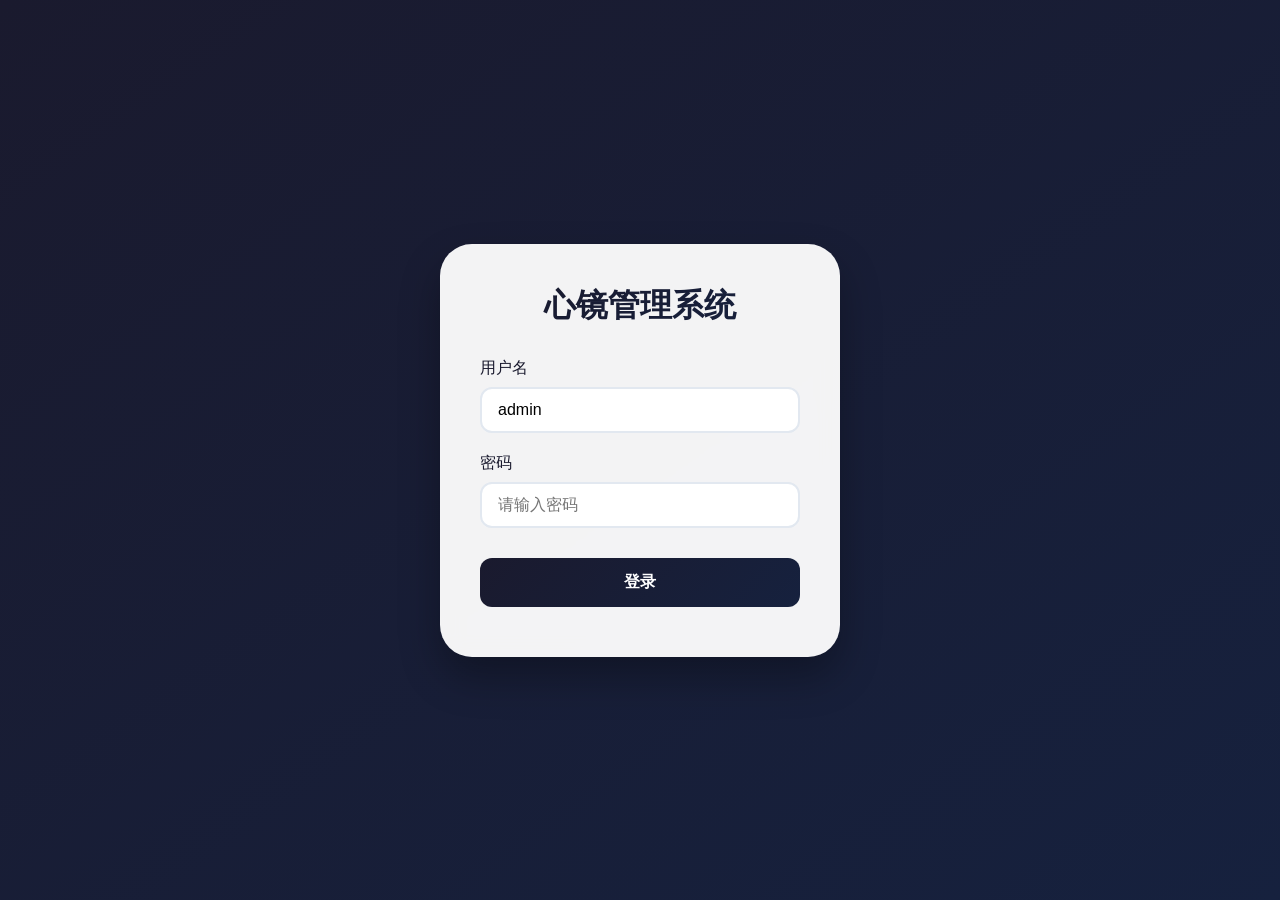
<file: heart_mirror/templates/admin_login.html>
<!DOCTYPE html>
<html lang="zh-CN">
<head>
    <meta charset="UTF-8">
    <meta name="viewport" content="width=device-width, initial-scale=1.0">
    <title>管理员登录</title>
    <style>
        * {
            margin: 0;
            padding: 0;
            box-sizing: border-box;
        }

        body {
            font-family: 'Segoe UI', 'Roboto', 'Noto Sans', system-ui, -apple-system, sans-serif;
            background: linear-gradient(145deg, #1a1a2e, #16213e);
            min-height: 100vh;
            display: flex;
            align-items: center;
            justify-content: center;
            padding: 20px;
        }

        .login-container {
            background: rgba(255, 255, 255, 0.95);
            backdrop-filter: blur(10px);
            border-radius: 32px;
            padding: 40px;
            box-shadow: 0 20px 40px rgba(0, 0, 0, 0.3);
            max-width: 400px;
            width: 100%;
            text-align: center;
        }

        h1 {
            font-size: 2rem;
            font-weight: 700;
            color: #1a1a2e;
            margin-bottom: 30px;
            background: linear-gradient(135deg, #1a1a2e, #16213e);
            background-clip: text;
            -webkit-background-clip: text;
            color: transparent;
        }

        .input-group {
            margin-bottom: 20px;
            text-align: left;
        }

        label {
            display: block;
            font-weight: 500;
            color: #1a1a2e;
            margin-bottom: 8px;
        }

        input {
            width: 100%;
            padding: 12px 16px;
            border: 2px solid #e2e8f0;
            border-radius: 12px;
            font-size: 1rem;
            transition: all 0.2s ease;
        }

        input:focus {
            outline: none;
            border-color: #3b82f6;
            box-shadow: 0 0 0 3px rgba(59, 130, 246, 0.1);
        }

        .login-btn {
            width: 100%;
            background: linear-gradient(135deg, #1a1a2e, #16213e);
            color: white;
            border: none;
            padding: 14px;
            border-radius: 12px;
            font-size: 1rem;
            font-weight: 600;
            cursor: pointer;
            transition: all 0.2s ease;
            margin-top: 10px;
        }

        .login-btn:hover {
            transform: translateY(-2px);
            box-shadow: 0 10px 20px rgba(26, 26, 46, 0.3);
        }

        .error-message {
            color: #ef4444;
            margin-top: 10px;
            font-size: 0.9rem;
        }
    </style>
</head>
<body>
    <div class="login-container">
        <h1>心镜管理系统</h1>
        <form id="loginForm">
            <div class="input-group">
                <label for="username">用户名</label>
                <input type="text" id="username" name="username" value="admin" placeholder="请输入用户名" required>
            </div>
            <div class="input-group">
                <label for="password">密码</label>
                <input type="password" id="password" name="password" placeholder="请输入密码" required>
            </div>
            <button type="submit" class="login-btn">登录</button>
            <div class="error-message" id="errorMessage"></div>
        </form>
    </div>

    <script>
        document.getElementById('loginForm').addEventListener('submit', function(e) {
            e.preventDefault();
            const username = document.getElementById('username').value;
            const password = document.getElementById('password').value;
            const errorMessage = document.getElementById('errorMessage');
            
            // 显示加载状态
            const loginBtn = document.querySelector('.login-btn');
            const originalText = loginBtn.textContent;
            loginBtn.textContent = '登录中...';
            loginBtn.disabled = true;
            
            // 发送登录请求
            fetch('/api/admin/login', {
                method: 'POST',
                headers: {
                    'Content-Type': 'application/json'
                },
                body: JSON.stringify({ username, password })
            })
            .then(response => {
                if (!response.ok) {
                    throw new Error('登录失败');
                }
                return response.json();
            })
            .then(data => {
                // 存储令牌到本地存储
                localStorage.setItem('admin_token', data.access_token);
                localStorage.setItem('token_type', data.token_type);
                
                // 重定向到管理员页面
                window.location.href = '/admin';
            })
            .catch(error => {
                errorMessage.textContent = '用户名或密码错误';
                loginBtn.textContent = originalText;
                loginBtn.disabled = false;
            });
        });
    </script>
</body>
</html>
</file>
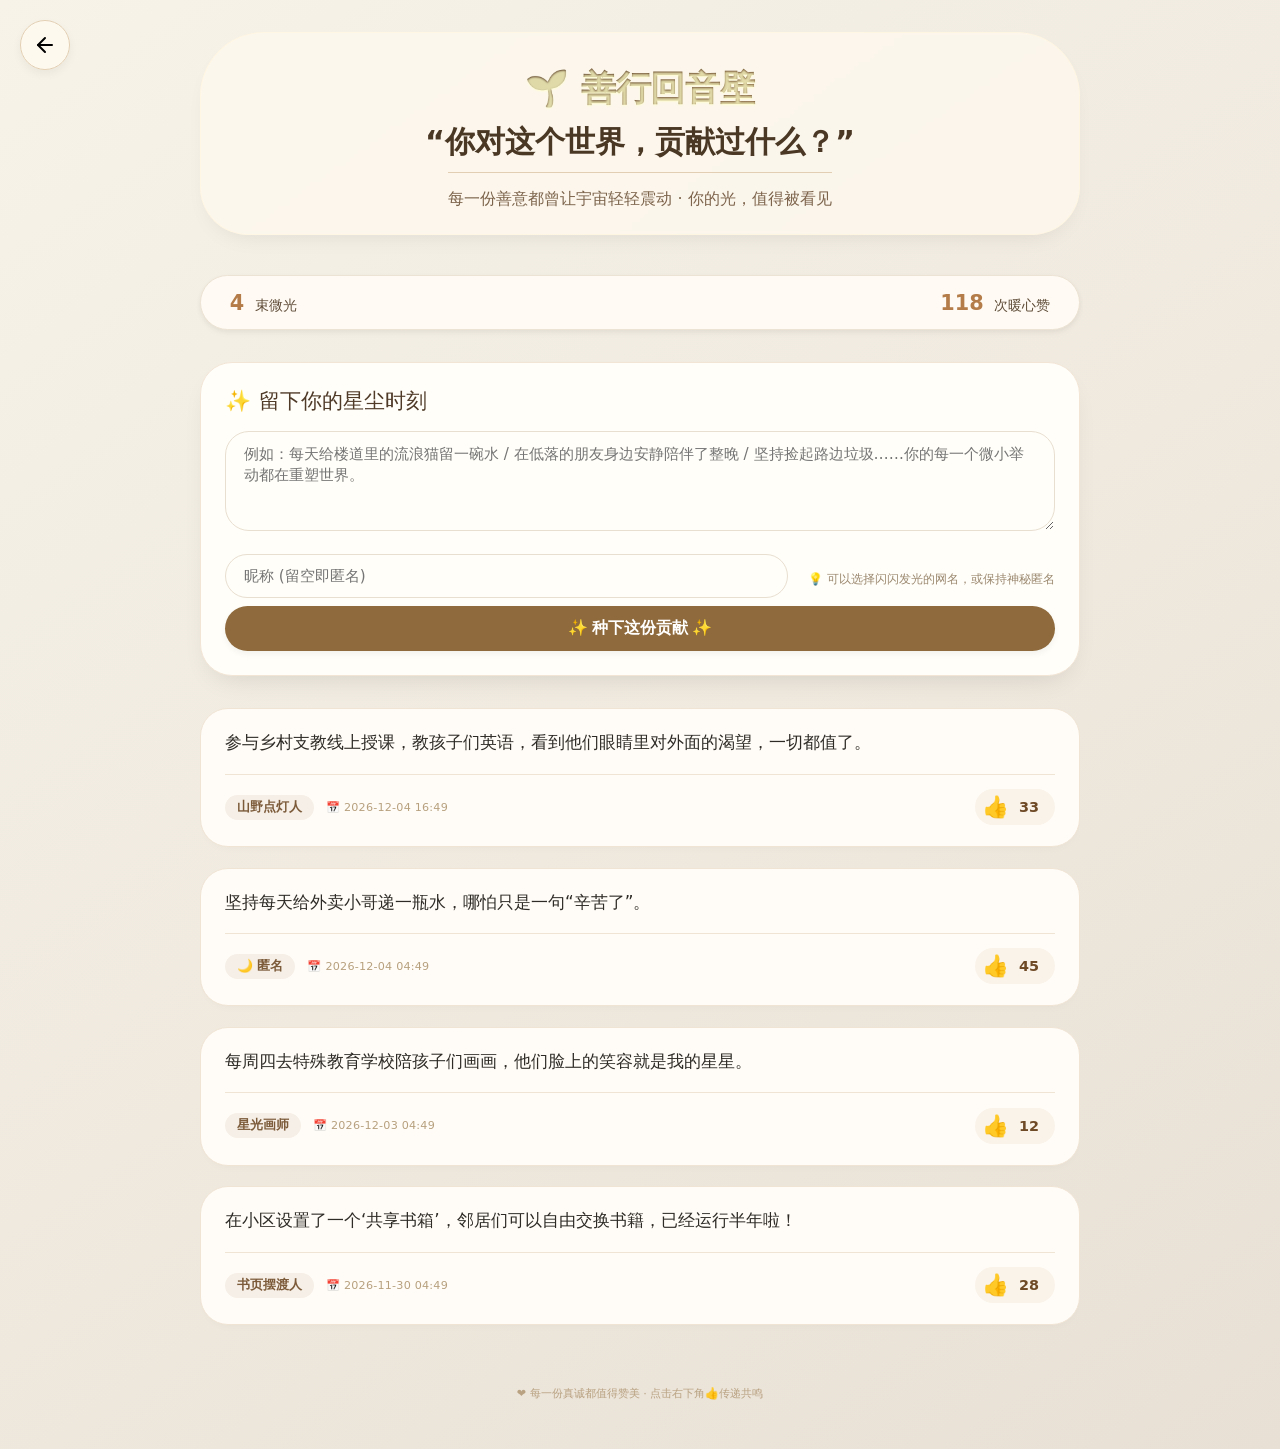
<file: heart_mirror/templates/messages.html>
<!DOCTYPE html>
<html lang="zh-CN">
<head>
    <meta charset="UTF-8">
    <meta name="viewport" content="width=device-width, initial-scale=1.0, user-scalable=yes">
    <title>光之印记 · 世界贡献留言板</title>
    <style>
        * {
            margin: 0;
            padding: 0;
            box-sizing: border-box;
        }

        body {
            background: linear-gradient(145deg, #f7f3e9 0%, #e8e0d5 100%);
            font-family: system-ui, -apple-system, 'Segoe UI', 'Roboto', 'Helvetica Neue', sans-serif;
            padding: 2rem 1.5rem;
            color: #2c2b28;
        }

        /* 主容器 */
        .container {
            max-width: 880px;
            margin: 0 auto;
        }

        /* 头部灵魂区域 */
        .hero {
            text-align: center;
            margin-bottom: 2.5rem;
            padding: 2rem 1rem 1.5rem;
            background: rgba(255, 250, 240, 0.7);
            backdrop-filter: blur(2px);
            border-radius: 64px 64px 48px 48px;
            box-shadow: 0 10px 25px -12px rgba(0,0,0,0.1);
            border: 1px solid rgba(255,245,225,0.9);
        }

        .hero h1 {
            font-size: 2.2rem;
            font-weight: 600;
            letter-spacing: -0.3px;
            background: linear-gradient(135deg, #3b2a1f, #9b6e3e);
            background-clip: text;
            -webkit-background-clip: text;
            color: transparent;
            margin-bottom: 0.75rem;
            text-shadow: 0 1px 2px rgba(255,255,200,0.8);
        }

        .hero .soul-question {
            font-size: 1.9rem;
            font-weight: 700;
            color: #4a3724;
            margin: 0.5rem 0 0.75rem;
            line-height: 1.2;
            word-break: keep-all;
        }

        .hero .sub {
            font-size: 1rem;
            color: #7c634b;
            max-width: 550px;
            margin: 0 auto;
            border-top: 1px solid #e2cfb3;
            padding-top: 1rem;
            display: inline-block;
        }

        /* 统计卡片 */
        .stats-bar {
            display: flex;
            justify-content: space-between;
            background: #fffbf4;
            padding: 0.9rem 1.8rem;
            border-radius: 60px;
            margin-bottom: 2rem;
            box-shadow: 0 4px 10px rgba(0,0,0,0.02), 0 2px 5px rgba(0,0,0,0.05);
            border: 1px solid #ede3d4;
        }

        .stat-item {
            font-weight: 500;
            font-size: 0.9rem;
            color: #5f4c38;
        }

        .stat-item span {
            font-weight: 700;
            font-size: 1.3rem;
            color: #b47c48;
            margin-right: 6px;
        }

        /* 留言板表单 */
        .post-card {
            background: #ffffffdd;
            backdrop-filter: blur(8px);
            background: #fffef9;
            border-radius: 32px;
            padding: 1.5rem;
            margin-bottom: 2rem;
            box-shadow: 0 12px 28px -12px rgba(0, 0, 0, 0.12);
            border: 1px solid #f2e5d6;
            transition: all 0.2s ease;
        }

        .post-card h3 {
            font-size: 1.3rem;
            font-weight: 500;
            margin-bottom: 1rem;
            color: #4f3a28;
            display: flex;
            align-items: center;
            gap: 8px;
        }

        .post-card h3:before {
            content: "✨";
            font-size: 1.3rem;
        }

        .input-group {
            margin-bottom: 1.2rem;
        }

        textarea, input[type="text"] {
            width: 100%;
            padding: 12px 18px;
            font-size: 0.95rem;
            font-family: inherit;
            border: 1.5px solid #e9dfd1;
            border-radius: 24px;
            background: #fffef8;
            transition: 0.2s;
            resize: vertical;
        }

        textarea:focus, input:focus {
            outline: none;
            border-color: #c2a071;
            box-shadow: 0 0 0 3px rgba(194, 160, 113, 0.2);
        }

        textarea {
            min-height: 100px;
        }

        .name-row {
            display: flex;
            flex-wrap: wrap;
            gap: 12px;
            align-items: center;
            justify-content: space-between;
        }

        .name-row input {
            flex: 2;
            min-width: 160px;
        }

        .hint-text {
            font-size: 0.75rem;
            color: #9b886f;
            margin-top: 6px;
            margin-left: 8px;
        }

        .submit-btn {
            background: #8f6a3c;
            color: white;
            border: none;
            padding: 12px 24px;
            border-radius: 40px;
            font-weight: 600;
            font-size: 1rem;
            cursor: pointer;
            transition: 0.2s;
            width: 100%;
            margin-top: 8px;
            box-shadow: 0 3px 6px rgba(0,0,0,0.05);
        }

        .submit-btn:hover {
            background: #73552e;
            transform: translateY(-2px);
            box-shadow: 0 8px 18px rgba(100, 60, 20, 0.15);
        }

        /* 留言列表 */
        .messages-container {
            display: flex;
            flex-direction: column;
            gap: 1.3rem;
            margin-top: 0.5rem;
        }

        .message-card {
            background: #fffcf7;
            border-radius: 28px;
            padding: 1.3rem 1.5rem;
            transition: all 0.2s;
            border: 1px solid #f0e4d4;
            box-shadow: 0 6px 12px -8px rgba(0, 0, 0, 0.05);
        }

        .message-content {
            font-size: 1.05rem;
            line-height: 1.45;
            color: #2e2b26;
            margin-bottom: 1.2rem;
            word-break: break-word;
            white-space: pre-wrap;
            font-weight: 470;
            padding-right: 0.5rem;
        }

        .message-footer {
            display: flex;
            justify-content: space-between;
            align-items: center;
            flex-wrap: wrap;
            gap: 12px;
            border-top: 1px solid #f0e4d4;
            padding-top: 0.9rem;
            margin-top: 0.2rem;
        }

        .author-info {
            display: flex;
            gap: 12px;
            align-items: baseline;
            flex-wrap: wrap;
            font-size: 0.8rem;
            color: #9a7b5c;
        }

        .author-name {
            font-weight: 600;
            background: #f6efe7;
            padding: 4px 12px;
            border-radius: 40px;
            color: #7c5b3a;
        }

        .message-time {
            font-size: 0.7rem;
            color: #b7a07e;
            letter-spacing: 0.2px;
        }

        /* 右下角点赞区 */
        .like-area {
            display: flex;
            align-items: center;
            gap: 6px;
            background: #faf3ea;
            padding: 6px 12px 6px 8px;
            border-radius: 40px;
            transition: 0.1s;
            cursor: pointer;
            user-select: none;
        }

        .like-area:hover {
            background: #f0e2d2;
            transform: scale(0.97);
        }

        .like-btn {
            background: none;
            border: none;
            font-size: 1.3rem;
            cursor: pointer;
            display: flex;
            align-items: center;
            gap: 5px;
            font-weight: 500;
            color: #b77b3a;
            transition: 0.1s;
        }

        .like-count {
            font-size: 0.9rem;
            font-weight: 600;
            color: #6f4a26;
            min-width: 28px;
            text-align: center;
        }

        /* 空状态 */
        .empty-message {
            background: #fdf7ef;
            border-radius: 48px;
            text-align: center;
            padding: 2.5rem 1.5rem;
            color: #b2956e;
            font-style: italic;
            border: 1px dashed #e7cfb4;
        }

        footer {
            margin-top: 2.8rem;
            text-align: center;
            font-size: 0.7rem;
            color: #b9a282;
            padding: 1rem;
        }

        /* 返回按钮 */
        .back-btn {
            position: fixed;
            top: 20px;
            left: 20px;
            background: rgba(255, 250, 240, 0.8);
            border: 1px solid #e2cfb3;
            border-radius: 50%;
            width: 50px;
            height: 50px;
            display: flex;
            align-items: center;
            justify-content: center;
            cursor: pointer;
            transition: all 0.2s;
            box-shadow: 0 4px 10px rgba(0,0,0,0.05);
            z-index: 1000;
        }

        .back-btn:hover {
            background: rgba(255, 250, 240, 1);
            transform: scale(1.05);
            box-shadow: 0 6px 15px rgba(0,0,0,0.1);
        }

        @media (max-width: 580px) {
            body {
                padding: 1rem;
            }
            .hero h1 {
                font-size: 1.6rem;
            }
            .hero .soul-question {
                font-size: 1.4rem;
            }
            .message-footer {
                flex-direction: column;
                align-items: flex-start;
            }
            .like-area {
                align-self: flex-end;
            }
        }
    </style>
</head>
<body>

<!-- 返回按钮 -->
<button class="back-btn" onclick="window.location.href='/'">
    <svg xmlns="http://www.w3.org/2000/svg" width="24" height="24" viewBox="0 0 24 24" fill="none" stroke="currentColor" stroke-width="2" stroke-linecap="round" stroke-linejoin="round">
        <path d="M19 12H5"/>
        <path d="M12 19l-7-7 7-7"/>
    </svg>
</button>

<div class="container">
    <!-- 直击灵魂的主题区域 -->
    <div class="hero">
        <h1>🌱 善行回音壁</h1>
        <div class="soul-question">“你对这个世界，贡献过什么？”</div>
        <div class="sub">每一份善意都曾让宇宙轻轻震动 · 你的光，值得被看见</div>
    </div>

    <!-- 统计栏 动态更新 -->
    <div class="stats-bar">
        <div class="stat-item"><span id="totalMsgs">0</span> 束微光</div>
        <div class="stat-item"><span id="totalLikes">0</span> 次暖心赞</div>
    </div>

    <!-- 发表留言板块 -->
    <div class="post-card">
        <h3>留下你的星尘时刻</h3>
        <div class="input-group">
            <textarea id="messageInput" placeholder="例如：每天给楼道里的流浪猫留一碗水 / 在低落的朋友身边安静陪伴了整晚 / 坚持捡起路边垃圾……你的每一个微小举动都在重塑世界。"></textarea>
        </div>
        <div class="name-row">
            <input type="text" id="nicknameInput" placeholder="昵称 (留空即匿名)">
            <div class="hint-text">💡 可以选择闪闪发光的网名，或保持神秘匿名</div>
        </div>
        <button class="submit-btn" id="submitBtn">✨ 种下这份贡献 ✨</button>
    </div>

    <!-- 留言列表展示 -->
    <div id="messagesList" class="messages-container">
        <!-- 动态渲染留言 -->
    </div>
    <footer>❤️ 每一份真诚都值得赞美 · 点击右下角👍传递共鸣</footer>
</div>

<script>
    // ---------- 数据模型 ----------
    // 留言结构：id, content, nickname(若空代表匿名), likes, timestamp(ISO)
    let messages = [];

    // localStorage 键名
    const STORAGE_KEY = "world_contribution_board";

    // 辅助函数：转义HTML防XSS
    function escapeHtml(str) {
        if (!str) return '';
        return str.replace(/[&<>]/g, function(m) {
            if (m === '&') return '&amp;';
            if (m === '<') return '&lt;';
            if (m === '>') return '&gt;';
            return m;
        }).replace(/[\uD800-\uDBFF][\uDC00-\uDFFF]/g, function(c) {
            return c;
        });
    }

    // 格式化时间 (YYYY-MM-DD HH:MM)
    function formatTime(isoString) {
        const date = new Date(isoString);
        const year = date.getFullYear();
        const month = String(date.getMonth() + 1).padStart(2, '0');
        const day = String(date.getDate()).padStart(2, '0');
        const hours = String(date.getHours()).padStart(2, '0');
        const minutes = String(date.getMinutes()).padStart(2, '0');
        return `${year}-${month}-${day} ${hours}:${minutes}`;
    }

    // 保存至localStorage
    function saveToLocal() {
        localStorage.setItem(STORAGE_KEY, JSON.stringify(messages));
    }

    // 加载初始示例数据 (仅当无数据时)
    function loadSampleMessages() {
        const now = new Date();
        const sample = [
            {
                id: Date.now() + 101,
                content: "每周四去特殊教育学校陪孩子们画画，他们脸上的笑容就是我的星星。",
                nickname: "星光画师",
                likes: 12,
                timestamp: new Date(now.getTime() - 2 * 24 * 3600000).toISOString()
            },
            {
                id: Date.now() + 102,
                content: "在小区设置了一个‘共享书箱’，邻居们可以自由交换书籍，已经运行半年啦！",
                nickname: "书页摆渡人",
                likes: 28,
                timestamp: new Date(now.getTime() - 5 * 24 * 3600000).toISOString()
            },
            {
                id: Date.now() + 103,
                content: "坚持每天给外卖小哥递一瓶水，哪怕只是一句“辛苦了”。",
                nickname: null,  // 匿名
                likes: 45,
                timestamp: new Date(now.getTime() - 1 * 24 * 3600000).toISOString()
            },
            {
                id: Date.now() + 104,
                content: "参与乡村支教线上授课，教孩子们英语，看到他们眼睛里对外面的渴望，一切都值了。",
                nickname: "山野点灯人",
                likes: 33,
                timestamp: new Date(now.getTime() - 12 * 3600000).toISOString()
            }
        ];
        return sample;
    }

    // 加载数据
    function loadMessages() {
        const stored = localStorage.getItem(STORAGE_KEY);
        if (stored) {
            try {
                const parsed = JSON.parse(stored);
                if (Array.isArray(parsed) && parsed.length) {
                    messages = parsed;
                    return;
                } else {
                    // 空数组 也重新填充示例让版面温暖
                    messages = loadSampleMessages();
                    saveToLocal();
                }
            } catch(e) {
                messages = loadSampleMessages();
                saveToLocal();
            }
        } else {
            messages = loadSampleMessages();
            saveToLocal();
        }
    }

    // 更新统计 (留言总数，总点赞数)
    function updateStats() {
        const totalMsgsSpan = document.getElementById("totalMsgs");
        const totalLikesSpan = document.getElementById("totalLikes");
        if (totalMsgsSpan) totalMsgsSpan.innerText = messages.length;
        if (totalLikesSpan) {
            const sumLikes = messages.reduce((acc, msg) => acc + (msg.likes || 0), 0);
            totalLikesSpan.innerText = sumLikes;
        }
    }

    // 核心渲染: 展示所有留言 (最新留言在上方)
    function renderMessages() {
        const container = document.getElementById("messagesList");
        if (!container) return;

        if (!messages.length) {
            container.innerHTML = `<div class="empty-message">✨ 还没有人留下痕迹，不如做第一个点亮世界的人 ✨</div>`;
            updateStats();
            return;
        }

        // 按照时间倒序（最新在前）
        const sorted = [...messages].sort((a, b) => new Date(b.timestamp) - new Date(a.timestamp));

        let html = '';
        for (let msg of sorted) {
            const id = msg.id;
            const content = escapeHtml(msg.content);
            // 昵称处理: 如果有nickname且不为空字符串则显示，否则显示“匿名”
            let displayName = '';
            if (msg.nickname && msg.nickname.trim() !== '') {
                displayName = escapeHtml(msg.nickname.trim());
            } else {
                displayName = '🌙 匿名';
            }
            const timeStr = formatTime(msg.timestamp);
            const likes = msg.likes || 0;

            // 卡片结构: 右下角点赞区在message-footer内右侧
            html += `
                <div class="message-card" data-msg-id="${id}">
                    <div class="message-content">${content}</div>
                    <div class="message-footer">
                        <div class="author-info">
                            <span class="author-name">${displayName}</span>
                            <span class="message-time">📅 ${timeStr}</span>
                        </div>
                        <div class="like-area" data-like-id="${id}">
                            <button class="like-btn" data-id="${id}" aria-label="点赞">👍</button>
                            <span class="like-count" data-likecount="${id}">${likes}</span>
                        </div>
                    </div>
                </div>
            `;
        }
        container.innerHTML = html;
        updateStats();
    }

    // 添加新留言
    function addNewMessage(content, nicknameRaw) {
        if (!content || content.trim() === '') {
            alert("💫 请分享你的贡献，哪怕再小的光也值得记录～");
            return false;
        }
        const trimmedContent = content.trim();
        if (trimmedContent.length > 800) {
            alert("你的善意很温暖，但可以简洁一些（不超过800字）❤️");
            return false;
        }

        let finalNickname = null;
        if (nicknameRaw && nicknameRaw.trim() !== '') {
            finalNickname = nicknameRaw.trim().substring(0, 30); // 限制长度
        } else {
            finalNickname = null;   // 匿名
        }

        const newMsg = {
            id: Date.now() + Math.floor(Math.random() * 10000),
            content: trimmedContent,
            nickname: finalNickname,
            likes: 0,
            timestamp: new Date().toISOString()
        };
        messages.unshift(newMsg);  // 最新插入到数组头部，方便渲染时最新在最上
        saveToLocal();
        renderMessages();
        return true;
    }

    // 点赞功能 (通过id增加赞数)
    function likeMessage(messageId) {
        // 检查用户是否已经点赞过
        const likedMessages = JSON.parse(localStorage.getItem('liked_messages') || '[]');
        if (likedMessages.includes(messageId)) {
            alert('你已经点赞过这条留言了');
            return;
        }
        
        const targetIndex = messages.findIndex(msg => msg.id == messageId);
        if (targetIndex !== -1) {
            // 增加点赞数
            messages[targetIndex].likes = (messages[targetIndex].likes || 0) + 1;
            
            // 记录用户已点赞
            likedMessages.push(messageId);
            localStorage.setItem('liked_messages', JSON.stringify(likedMessages));
            
            saveToLocal();
            renderMessages();   // 刷新界面, 右下角点赞数会更新
            // 轻反馈 (可选微震动效果)
            const likeSpan = document.querySelector(`.like-count[data-likecount="${messageId}"]`);
            if (likeSpan) {
                likeSpan.style.transform = "scale(1.2)";
                setTimeout(() => { if(likeSpan) likeSpan.style.transform = ""; }, 150);
            }
        } else {
            console.warn("留言不存在");
        }
    }

    // 事件委托 (处理点赞 + 确保动态加载元素有效)
    function bindGlobalEvents() {
        const container = document.getElementById("messagesList");
        if (!container) return;

        // 利用事件委托监听点赞区域 (防止重复绑定，使用容器级监听)
        container.addEventListener('click', (e) => {
            // 获取实际的点赞按钮或者.like-area区域
            let targetBtn = e.target.closest('.like-btn');
            if (targetBtn && targetBtn.dataset.id) {
                e.preventDefault();
                const msgId = targetBtn.dataset.id;
                if (msgId) {
                    likeMessage(parseInt(msgId));
                }
                return;
            }
            // 如果直接点击了like-area区域但没有点到按钮, 也可以触发 (提升易用性)
            const likeArea = e.target.closest('.like-area');
            if (likeArea && likeArea.dataset.likeId) {
                const msgId = likeArea.dataset.likeId;
                if (msgId) {
                    likeMessage(parseInt(msgId));
                }
                return;
            }
        });
    }

    // 提交表单逻辑
    function initSubmit() {
        const submitBtn = document.getElementById("submitBtn");
        const messageInput = document.getElementById("messageInput");
        const nicknameInput = document.getElementById("nicknameInput");

        if (!submitBtn) return;

        submitBtn.addEventListener('click', () => {
            const content = messageInput.value;
            const nickname = nicknameInput.value;
            const success = addNewMessage(content, nickname);
            if (success) {
                // 清空表单
                messageInput.value = '';
                nicknameInput.value = '';
                // 轻提示风格（无侵入）
                const tempTip = document.createElement('div');
                tempTip.innerText = '✨ 感谢你的光芒，世界因你更温暖 ✨';
                tempTip.style.position = 'fixed';
                tempTip.style.bottom = '20px';
                tempTip.style.left = '50%';
                tempTip.style.transform = 'translateX(-50%)';
                tempTip.style.backgroundColor = '#4f3a28';
                tempTip.style.color = '#fff3e6';
                tempTip.style.padding = '8px 24px';
                tempTip.style.borderRadius = '60px';
                tempTip.style.fontSize = '0.85rem';
                tempTip.style.zIndex = '999';
                tempTip.style.boxShadow = '0 4px 12px rgba(0,0,0,0.2)';
                document.body.appendChild(tempTip);
                setTimeout(() => { tempTip.remove(); }, 2000);
            }
        });
    }

    // 可选：额外允许回车快捷提交，但不是必须，为了舒适体验，在textarea按ctrl+enter提交
    function bindShortcut() {
        const textarea = document.getElementById("messageInput");
        if (textarea) {
            textarea.addEventListener('keydown', (e) => {
                if ((e.ctrlKey || e.metaKey) && e.key === 'Enter') {
                    e.preventDefault();
                    document.getElementById("submitBtn")?.click();
                }
            });
        }
    }

    // 初始化所有数据和渲染
    function init() {
        loadMessages();         // 从localstorage加载或者加载样本
        renderMessages();       // 首次渲染
        bindGlobalEvents();     // 点赞委托 (必须，因重新渲染后内容动态变化)
        initSubmit();           // 提交事件
        bindShortcut();         // 快捷键提升体验
    }

    // 启动整个留言板
    init();
</script>
</body>
</html>
</file>
